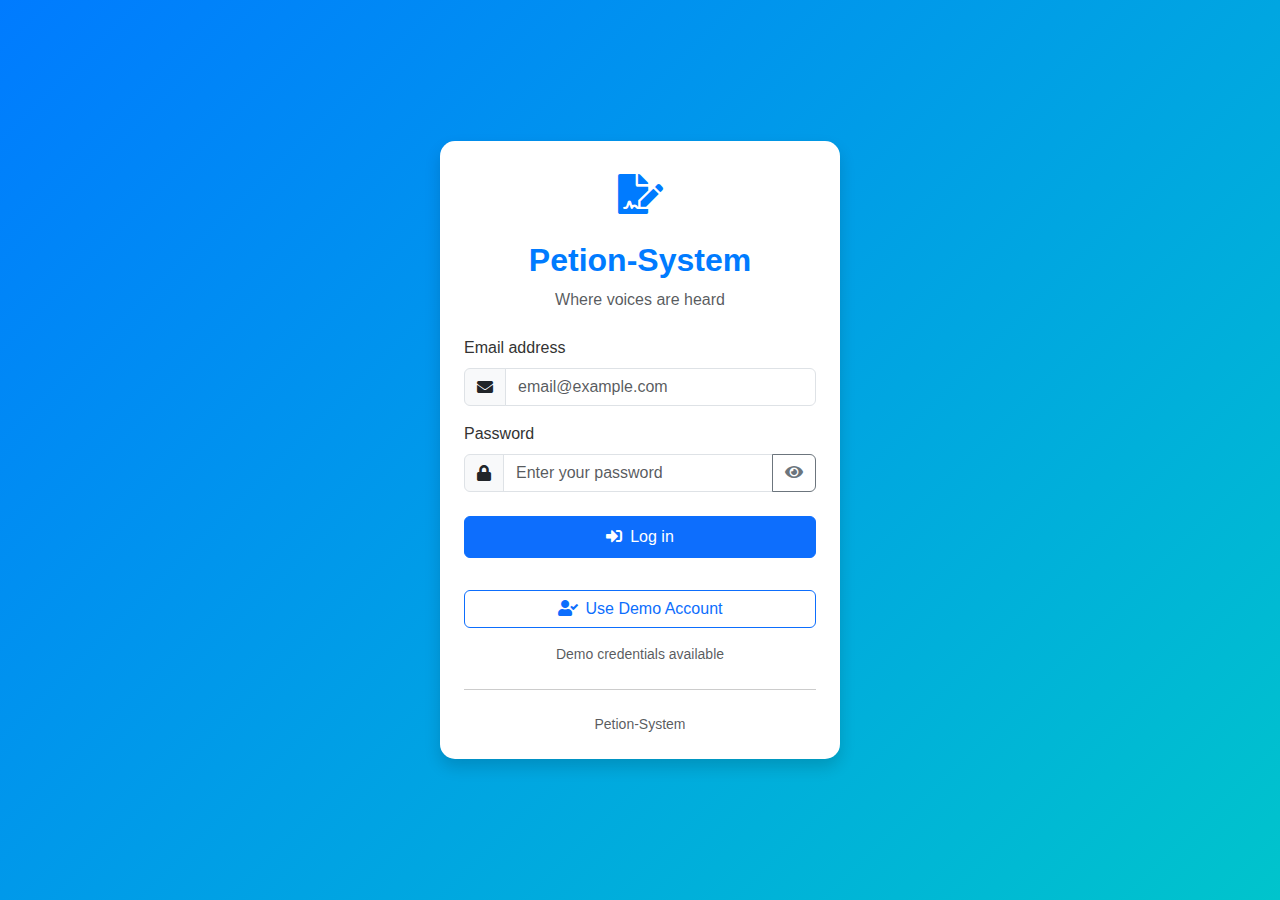
<file: index.html>
<!DOCTYPE html>
<html lang="en">
<head>
  <meta charset="UTF-8">
  <meta name="viewport" content="width=device-width, initial-scale=1.0">
  <title>Petion-System - Where voices are heard</title>
  <link href="https://cdn.jsdelivr.net/npm/bootstrap@5.1.3/dist/css/bootstrap.min.css" rel="stylesheet">
  <link rel="stylesheet" href="https://cdnjs.cloudflare.com/ajax/libs/font-awesome/5.15.4/css/all.min.css">
  <link rel="stylesheet" href="style.css">
</head>
<body class="login-page">
  <div class="container min-vh-100 d-flex justify-content-center align-items-center py-5">
    <div class="login-card shadow p-4">
      <div class="text-center mb-4">
        <div class="primary-icon mb-3">
          <i class="fas fa-file-signature"></i>
        </div>
        <h2 class="brand-text">Petion-System</h2>
        <p class="text-muted">Where voices are heard</p>
      </div>
      
      <form id="loginForm" class="mb-3">
        <div class="mb-3">
          <label for="email" class="form-label">Email address</label>
          <div class="input-group">
            <span class="input-group-text"><i class="fas fa-envelope"></i></span>
            <input type="email" class="form-control" id="email" placeholder="email@example.com" required>
          </div>
        </div>
        <div class="mb-4">
          <label for="password" class="form-label">Password</label>
          <div class="input-group">
            <span class="input-group-text"><i class="fas fa-lock"></i></span>
            <input type="password" class="form-control" id="password" placeholder="Enter your password" required>
            <button class="btn btn-outline-secondary" type="button" id="togglePassword">
              <i class="fas fa-eye"></i>
            </button>
          </div>
        </div>
        <button type="submit" class="btn btn-primary w-100 py-2 mb-3">
          <i class="fas fa-sign-in-alt me-2"></i>Log in
        </button>
      </form>
      
      <div class="text-center">
        <button id="demoLogin" class="btn btn-outline-primary w-100">
          <i class="fas fa-user-check me-2"></i>Use Demo Account
        </button>
        <p class="mt-3 mb-0 text-muted small">Demo credentials available</p>
      </div>
      
      <hr class="my-4">
      
      <div class="text-center text-muted small">
        <p class="mb-0">Petion-System</p>
      </div>
    </div>
  </div>
  
  <div class="toast-container position-fixed bottom-0 end-0 p-3">
    <div id="loginToast" class="toast" role="alert" aria-live="assertive" aria-atomic="true">
      <div class="toast-header bg-success text-white">
        <i class="fas fa-check-circle me-2"></i>
        <strong class="me-auto">Success</strong>
        <small>Just now</small>
        <button type="button" class="btn-close" data-bs-dismiss="toast" aria-label="Close"></button>
      </div>
      <div class="toast-body">
        Login successful! Redirecting to dashboard...
      </div>
    </div>
  </div>

  <script src="https://cdn.jsdelivr.net/npm/bootstrap@5.1.3/dist/js/bootstrap.bundle.min.js"></script>
  <script src="script.js"></script>
</body>
</html>
</file>
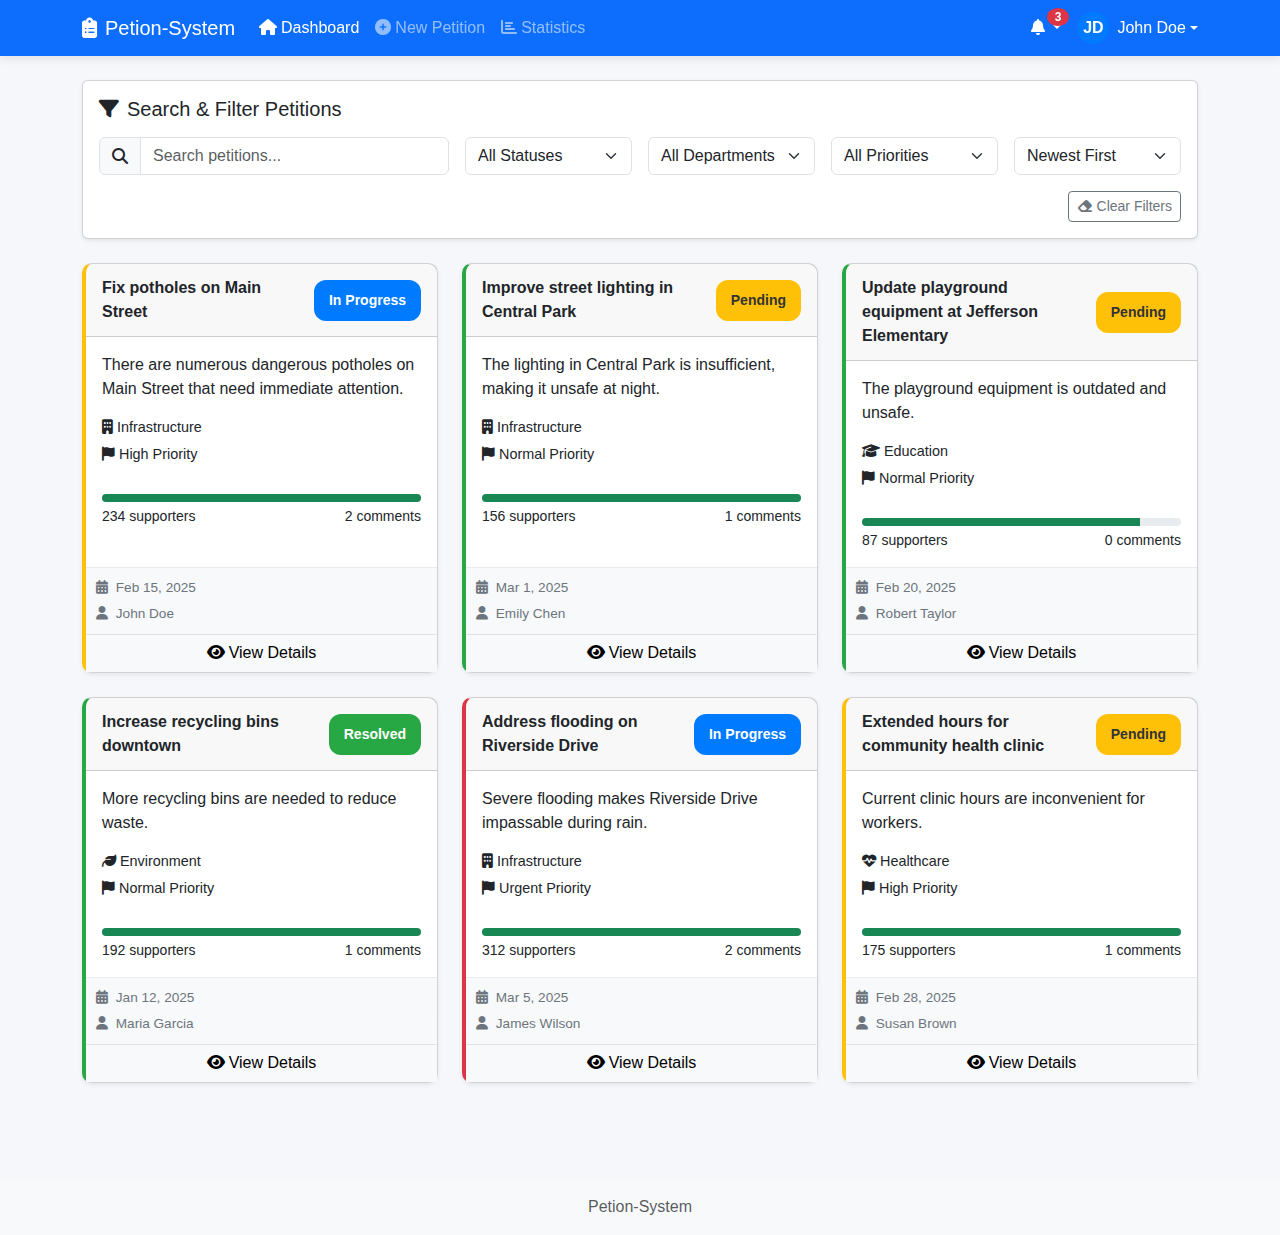
<file: dashboard.html>
<!DOCTYPE html>
<html lang="en">
<head>
    <meta charset="UTF-8">
    <meta name="viewport" content="width=device-width, initial-scale=1.0">
    <title>Petion-System - Dashboard</title>
    <link href="https://cdn.jsdelivr.net/npm/bootstrap@5.3.3/dist/css/bootstrap.min.css" rel="stylesheet">
    <link rel="stylesheet" href="https://cdnjs.cloudflare.com/ajax/libs/font-awesome/6.4.0/css/all.min.css">
    <link rel="stylesheet" href="style.css">
</head>
<body class="dashboard-page">
    <!-- Navbar -->
    <nav class="navbar navbar-expand-lg navbar-dark bg-primary sticky-top">
        <div class="container">
            <a class="navbar-brand d-flex align-items-center" href="#">
                <i class="fas fa-clipboard-list me-2"></i>
                <span>Petion-System</span>
            </a>
            
            <button class="navbar-toggler" type="button" data-bs-toggle="collapse" data-bs-target="#navbarNav">
                <span class="navbar-toggler-icon"></span>
            </button>
            
            <div class="collapse navbar-collapse" id="navbarNav">
                <ul class="navbar-nav me-auto">
                    <li class="nav-item">
                        <a class="nav-link active" href="#"><i class="fas fa-home me-1"></i>Dashboard</a>
                    </li>
                    <li class="nav-item">
                        <a class="nav-link" href="#" data-bs-toggle="modal" data-bs-target="#newPetitionModal">
                            <i class="fas fa-plus-circle me-1"></i>New Petition
                        </a>
                    </li>
                    <li class="nav-item">
                        <a class="nav-link" href="#" id="statsToggle">
                            <i class="fas fa-chart-bar me-1"></i>Statistics
                        </a>
                    </li>
                </ul>
                
                <div class="d-flex align-items-center">
                    <div class="dropdown me-3">
                        <a class="nav-link dropdown-toggle text-white" href="#" id="notificationsDropdown" data-bs-toggle="dropdown" aria-expanded="false">
                            <i class="fas fa-bell"></i>
                            <span class="badge bg-danger notification-badge">3</span>
                        </a>
                        <ul class="dropdown-menu dropdown-menu-end notification-dropdown" aria-labelledby="notificationsDropdown">
                            <li><h6 class="dropdown-header">Notifications</h6></li>
                            <li><a class="dropdown-item" href="#">New petition update: "Park Cleanup"</a></li>
                            <li><a class="dropdown-item" href="#">Status changed: "Fix Road Potholes"</a></li>
                            <li><a class="dropdown-item" href="#">Your petition received 5 new supporters</a></li>
                            <li><hr class="dropdown-divider"></li>
                            <li><a class="dropdown-item text-primary" href="#">View all notifications</a></li>
                        </ul>
                    </div>
                    
                    <div class="dropdown">
                        <a class="nav-link dropdown-toggle d-flex align-items-center text-white" href="#" id="userDropdown" data-bs-toggle="dropdown" aria-expanded="false">
                            <div class="avatar-circle me-2" id="userInitials">JD</div>
                            <span class="d-none d-md-inline" id="userName">John Doe</span>
                        </a>
                        <ul class="dropdown-menu dropdown-menu-end" aria-labelledby="userDropdown">
                            <li><a class="dropdown-item" href="#" data-bs-toggle="modal" data-bs-target="#profileModal">
                                <i class="fas fa-user me-2"></i>My Profile
                            </a></li>
                            <li><a class="dropdown-item" href="#">
                                <i class="fas fa-file-signature me-2"></i>My Petitions
                            </a></li>
                            <li><hr class="dropdown-divider"></li>
                            <li><a class="dropdown-item" href="#" id="logout">
                                <i class="fas fa-sign-out-alt me-2"></i>Logout
                            </a></li>
                        </ul>
                    </div>
                </div>
            </div>
        </div>
    </nav>

    <!-- Statistics Panel -->
    <div class="container mt-4">
        <div id="statisticsPanel" class="card mb-4 shadow-sm d-none">
            <div class="card-body">
                <div class="d-flex justify-content-between align-items-center mb-3">
                    <h5 class="mb-0"><i class="fas fa-chart-bar me-2"></i>Petition Statistics</h5>
                    <button type="button" class="btn-close" id="closeStats"></button>
                </div>
                
                <div class="row">
                    <div class="col-md-3 col-sm-6 mb-3">
                        <div class="stats-card bg-primary text-white">
                            <div class="stats-icon"><i class="fas fa-file-alt"></i></div>
                            <div class="stats-info">
                                <h5 id="totalPetitions">24</h5>
                                <p>Total Petitions</p>
                            </div>
                        </div>
                    </div>
                    <div class="col-md-3 col-sm-6 mb-3">
                        <div class="stats-card bg-success text-white">
                            <div class="stats-icon"><i class="fas fa-check-circle"></i></div>
                            <div class="stats-info">
                                <h5 id="resolvedPetitions">8</h5>
                                <p>Resolved</p>
                            </div>
                        </div>
                    </div>
                    <div class="col-md-3 col-sm-6 mb-3">
                        <div class="stats-card bg-warning text-dark">
                            <div class="stats-icon"><i class="fas fa-clock"></i></div>
                            <div class="stats-info">
                                <h5 id="pendingPetitions">10</h5>
                                <p>Pending</p>
                            </div>
                        </div>
                    </div>
                    <div class="col-md-3 col-sm-6 mb-3">
                        <div class="stats-card bg-info text-white">
                            <div class="stats-icon"><i class="fas fa-spinner"></i></div>
                            <div class="stats-info">
                                <h5 id="inProgressPetitions">6</h5>
                                <p>In Progress</p>
                            </div>
                        </div>
                    </div>
                </div>
            </div>
        </div>

        <!-- Filters -->
        <div class="card mb-4 shadow-sm">
            <div class="card-body">
                <h5 class="card-title mb-3"><i class="fas fa-filter me-2"></i>Search & Filter Petitions</h5>
                <div class="row g-3">
                    <div class="col-md-4">
                        <div class="input-group">
                            <span class="input-group-text"><i class="fas fa-search"></i></span>
                            <input type="text" class="form-control" id="search" placeholder="Search petitions...">
                        </div>
                    </div>
                    <div class="col-md-2 col-sm-6">
                        <select class="form-select" id="filterStatus">
                            <option value="">All Statuses</option>
                            <option value="Pending">Pending</option>
                            <option value="In Progress">In Progress</option>
                            <option value="Resolved">Resolved</option>
                        </select>
                    </div>
                    <div class="col-md-2 col-sm-6">
                        <select class="form-select" id="filterDepartment">
                            <option value="">All Departments</option>
                            <option value="Infrastructure">Infrastructure</option>
                            <option value="Education">Education</option>
                            <option value="Environment">Environment</option>
                            <option value="Healthcare">Healthcare</option>
                            <option value="Safety">Safety</option>
                        </select>
                    </div>
                    <div class="col-md-2 col-sm-6">
                        <select class="form-select" id="filterPriority">
                            <option value="">All Priorities</option>
                            <option value="Urgent">Urgent</option>
                            <option value="High">High</option>
                            <option value="Normal">Normal</option>
                        </select>
                    </div>
                    <div class="col-md-2 col-sm-6">
                        <select class="form-select" id="sort">
                            <option value="date-desc">Newest First</option>
                            <option value="date-asc">Oldest First</option>
                            <option value="priority">Priority (High-Low)</option>
                            <option value="supporters">Most Supported</option>
                        </select>
                    </div>
                </div>
                <div class="d-flex justify-content-end mt-3">
                    <button id="clearFilters" class="btn btn-outline-secondary btn-sm">
                        <i class="fas fa-eraser me-1"></i>Clear Filters
                    </button>
                </div>
            </div>
        </div>

        <!-- Loading Indicator -->
        <div id="loadingIndicator" class="text-center py-5 d-none">
            <div class="spinner-border text-primary" role="status">
                <span class="visually-hidden">Loading...</span>
            </div>
            <p class="mt-2">Loading petitions...</p>
        </div>

        <!-- Petitions Grid -->
        <div class="row mb-4" id="petitionList">
            <!-- Petition cards will be dynamically inserted here -->
            <div class="col-lg-4 col-md-6 mb-4 fade-in">
                <div class="card petition-card shadow-sm priority-high">
                    <div class="card-header d-flex justify-content-between align-items-center">
                        <div>Fix potholes on Main Street</div>
                        <span class="status-badge progress">In Progress</span>
                    </div>
                    <div class="card-body">
                        <p class="card-text">There are numerous dangerous potholes on Main Street that need immediate attention.</p>
                        <div class="petition-info mb-2">
                            <div><i class="fas fa-building"></i> Infrastructure</div>
                            <div><i class="fas fa-flag"></i> High Priority</div>
                        </div>
                        <div class="progress mt-3" style="height: 8px;">
                            <div class="progress-bar bg-success" role="progressbar" style="width: 100%"></div>
                        </div>
                        <div class="d-flex justify-content-between mt-1">
                            <small>234 supporters</small>
                            <small>2 comments</small>
                        </div>
                    </div>
                    <div class="petition-footer">
                        <div class="petition-meta">
                            <div><i class="fas fa-calendar-alt me-1"></i> Feb 15, 2025</div>
                            <div><i class="fas fa-user me-1"></i> John Doe</div>
                        </div>
                    </div>
                    <button class="btn btn-light w-100 border-top rounded-0" onclick="openPetitionDetails(1)">
                        <i class="fas fa-eye me-1"></i>View Details
                    </button>
                </div>
            </div>
            
            <div class="col-lg-4 col-md-6 mb-4 fade-in">
                <div class="card petition-card shadow-sm priority-normal">
                    <div class="card-header d-flex justify-content-between align-items-center">
                        <div>Improve street lighting in Central Park</div>
                        <span class="status-badge pending">Pending</span>
                    </div>
                    <div class="card-body">
                        <p class="card-text">The lighting in Central Park is insufficient, making it unsafe at night.</p>
                        <div class="petition-info mb-2">
                            <div><i class="fas fa-building"></i> Infrastructure</div>
                            <div><i class="fas fa-flag"></i> Normal Priority</div>
                        </div>
                        <div class="progress mt-3" style="height: 8px;">
                            <div class="progress-bar bg-success" role="progressbar" style="width: 100%"></div>
                        </div>
                        <div class="d-flex justify-content-between mt-1">
                            <small>156 supporters</small>
                            <small>1 comments</small>
                        </div>
                    </div>
                    <div class="petition-footer">
                        <div class="petition-meta">
                            <div><i class="fas fa-calendar-alt me-1"></i> Mar 1, 2025</div>
                            <div><i class="fas fa-user me-1"></i> Emily Chen</div>
                        </div>
                    </div>
                    <button class="btn btn-light w-100 border-top rounded-0" onclick="openPetitionDetails(2)">
                        <i class="fas fa-eye me-1"></i>View Details
                    </button>
                </div>
            </div>
            
            <div class="col-lg-4 col-md-6 mb-4 fade-in">
                <div class="card petition-card shadow-sm priority-normal">
                    <div class="card-header d-flex justify-content-between align-items-center">
                        <div>Update playground equipment at Jefferson Elementary</div>
                        <span class="status-badge pending">Pending</span>
                    </div>
                    <div class="card-body">
                        <p class="card-text">The playground equipment is outdated and unsafe.</p>
                        <div class="petition-info mb-2">
                            <div><i class="fas fa-graduation-cap"></i> Education</div>
                            <div><i class="fas fa-flag"></i> Normal Priority</div>
                        </div>
                        <div class="progress mt-3" style="height: 8px;">
                            <div class="progress-bar bg-success" role="progressbar" style="width: 87%"></div>
                        </div>
                        <div class="d-flex justify-content-between mt-1">
                            <small>87 supporters</small>
                            <small>0 comments</small>
                        </div>
                    </div>
                    <div class="petition-footer">
                        <div class="petition-meta">
                            <div><i class="fas fa-calendar-alt me-1"></i> Feb 20, 2025</div>
                            <div><i class="fas fa-user me-1"></i> Robert Taylor</div>
                        </div>
                    </div>
                    <button class="btn btn-light w-100 border-top rounded-0" onclick="openPetitionDetails(3)">
                        <i class="fas fa-eye me-1"></i>View Details
                    </button>
                </div>
            </div>
            
            <div class="col-lg-4 col-md-6 mb-4 fade-in">
                <div class="card petition-card shadow-sm priority-normal">
                    <div class="card-header d-flex justify-content-between align-items-center">
                        <div>Increase recycling bins downtown</div>
                        <span class="status-badge resolved">Resolved</span>
                    </div>
                    <div class="card-body">
                        <p class="card-text">More recycling bins are needed to reduce waste.</p>
                        <div class="petition-info mb-2">
                            <div><i class="fas fa-leaf"></i> Environment</div>
                            <div><i class="fas fa-flag"></i> Normal Priority</div>
                        </div>
                        <div class="progress mt-3" style="height: 8px;">
                            <div class="progress-bar bg-success" role="progressbar" style="width: 100%"></div>
                        </div>
                        <div class="d-flex justify-content-between mt-1">
                            <small>192 supporters</small>
                            <small>1 comments</small>
                        </div>
                    </div>
                    <div class="petition-footer">
                        <div class="petition-meta">
                            <div><i class="fas fa-calendar-alt me-1"></i> Jan 12, 2025</div>
                            <div><i class="fas fa-user me-1"></i> Maria Garcia</div>
                        </div>
                    </div>
                    <button class="btn btn-light w-100 border-top rounded-0" onclick="openPetitionDetails(4)">
                        <i class="fas fa-eye me-1"></i>View Details
                    </button>
                </div>
            </div>
            
            <div class="col-lg-4 col-md-6 mb-4 fade-in">
                <div class="card petition-card shadow-sm priority-urgent">
                    <div class="card-header d-flex justify-content-between align-items-center">
                        <div>Address flooding on Riverside Drive</div>
                        <span class="status-badge progress">In Progress</span>
                    </div>
                    <div class="card-body">
                        <p class="card-text">Severe flooding makes Riverside Drive impassable during rain.</p>
                        <div class="petition-info mb-2">
                            <div><i class="fas fa-building"></i> Infrastructure</div>
                            <div><i class="fas fa-flag"></i> Urgent Priority</div>
                        </div>
                        <div class="progress mt-3" style="height: 8px;">
                            <div class="progress-bar bg-success" role="progressbar" style="width: 100%"></div>
                        </div>
                        <div class="d-flex justify-content-between mt-1">
                            <small>312 supporters</small>
                            <small>2 comments</small>
                        </div>
                    </div>
                    <div class="petition-footer">
                        <div class="petition-meta">
                            <div><i class="fas fa-calendar-alt me-1"></i> Mar 5, 2025</div>
                            <div><i class="fas fa-user me-1"></i> James Wilson</div>
                        </div>
                    </div>
                    <button class="btn btn-light w-100 border-top rounded-0" onclick="openPetitionDetails(5)">
                        <i class="fas fa-eye me-1"></i>View Details
                    </button>
                </div>
            </div>
            
            <div class="col-lg-4 col-md-6 mb-4 fade-in">
                <div class="card petition-card shadow-sm priority-high">
                    <div class="card-header d-flex justify-content-between align-items-center">
                        <div>Extended hours for community health clinic</div>
                        <span class="status-badge pending">Pending</span>
                    </div>
                    <div class="card-body">
                        <p class="card-text">Current clinic hours are inconvenient for workers.</p>
                        <div class="petition-info mb-2">
                            <div><i class="fas fa-heartbeat"></i> Healthcare</div>
                            <div><i class="fas fa-flag"></i> High Priority</div>
                        </div>
                        <div class="progress mt-3" style="height: 8px;">
                            <div class="progress-bar bg-success" role="progressbar" style="width: 100%"></div>
                        </div>
                        <div class="d-flex justify-content-between mt-1">
                            <small>175 supporters</small>
                            <small>1 comments</small>
                        </div>
                    </div>
                    <div class="petition-footer">
                        <div class="petition-meta">
                            <div><i class="fas fa-calendar-alt me-1"></i> Feb 28, 2025</div>
                            <div><i class="fas fa-user me-1"></i> Susan Brown</div>
                        </div>
                    </div>
                    <button class="btn btn-light w-100 border-top rounded-0" onclick="openPetitionDetails(6)">
                        <i class="fas fa-eye me-1"></i>View Details
                    </button>
                </div>
            </div>
        </div>
        
        <!-- No Results Message -->
        <div id="noResults" class="alert alert-info text-center d-none" role="alert">
            <i class="fas fa-search me-2"></i>No petitions found matching your search criteria.
        </div>
        
        <!-- Pagination -->
        <nav aria-label="Petition pagination" class="mt-4">
            <ul class="pagination justify-content-center" id="pagination">
                <!-- Pagination will be dynamically generated -->
            </ul>
        </nav>
    </div>
    
    <!-- Petition Details Modal -->
    <div class="modal fade" id="petitionModal" tabindex="-1" aria-hidden="true" data-petition-id="">
        <div class="modal-dialog modal-lg">
            <div class="modal-content">
                <div class="modal-header">
                    <h5 class="modal-title" id="modalTitle">Petition Title</h5>
                    <button type="button" class="btn-close" data-bs-dismiss="modal" aria-label="Close"></button>
                </div>
                <div class="modal-body">
                    <div id="modalContent">
                        <!-- Petition details will be inserted here -->
                    </div>
                    <div class="d-grid gap-2 d-md-flex justify-content-md-between mt-4">
                        <button class="btn btn-primary" id="supportButton">
                            <i class="fas fa-thumbs-up me-1"></i>Support this petition
                            <span id="supportCount" class="badge bg-light text-dark ms-1">0</span>
                        </button>
                        <button class="btn btn-outline-primary" id="shareButton">
                            <i class="fas fa-share-alt me-1"></i>Share
                        </button>
                    </div>
                    
                    <hr>
                    
                    <div class="card mt-4">
                        <div class="card-header bg-light">
                            <h6 class="mb-0">
                                <i class="fas fa-comments me-2"></i>Comments
                                <span class="badge bg-secondary ms-1" id="commentCount">0</span>
                            </h6>
                        </div>
                        <div class="card-body">
                            <div id="commentsList" class="mb-4">
                                <!-- Comments will be inserted here -->
                            </div>
                            
                            <form id="commentForm" class="mt-3">
                                <div class="mb-3">
                                    <textarea class="form-control" id="commentText" rows="3" placeholder="Share your thoughts on this petition..." required></textarea>
                                </div>
                                <button type="submit" class="btn btn-primary">
                                    <i class="fas fa-paper-plane me-1"></i>Post Comment
                                </button>
                            </form>
                        </div>
                    </div>
                </div>
                <div class="modal-footer">
                    <button type="button" class="btn btn-secondary" data-bs-dismiss="modal">Close</button>
                </div>
            </div>
        </div>
    </div>
    
    <!-- New Petition Modal -->
    <div class="modal fade" id="newPetitionModal" tabindex="-1" aria-hidden="true">
        <div class="modal-dialog modal-lg">
            <div class="modal-content">
                <div class="modal-header">
                    <h5 class="modal-title">Create New Petition</h5>
                    <button type="button" class="btn-close" data-bs-dismiss="modal" aria-label="Close"></button>
                </div>
                <div class="modal-body">
                    <form id="newPetitionForm">
                        <div class="mb-3">
                            <label for="petitionTitle" class="form-label">Petition Title*</label>
                            <input type="text" class="form-control" id="petitionTitle" placeholder="A clear, concise title for your petition" required>
                        </div>
                        <div class="mb-3">
                            <label for="petitionDescription" class="form-label">Description*</label>
                            <textarea class="form-control" id="petitionDescription" rows="4" placeholder="Explain the issue and why it matters..." required></textarea>
                        </div>
                        <div class="row mb-3">
                            <div class="col-md-6">
                                <label for="petitionDepartment" class="form-label">Department*</label>
                                <select class="form-select" id="petitionDepartment" required>
                                    <option value="" selected disabled>Select department</option>
                                    <option value="Infrastructure">Infrastructure</option>
                                    <option value="Education">Education</option>
                                    <option value="Environment">Environment</option>
                                    <option value="Healthcare">Healthcare</option>
                                    <option value="Safety">Safety</option>
                                </select>
                            </div>
                            <div class="col-md-6">
                                <label for="petitionPriority" class="form-label">Priority</label>
                                <select class="form-select" id="petitionPriority">
                                    <option value="Normal" selected>Normal</option>
                                    <option value="High">High</option>
                                    <option value="Urgent">Urgent</option>
                                </select>
                            </div>
                        </div>
                        <div class="mb-3">
                            <label class="form-label">Upload Images (optional)</label>
                            <input type="file" class="form-control" id="petitionImages" accept="image/*" multiple>
                            <div class="form-text">You can upload up to 3 images to support your petition.</div>
                        </div>
                    </form>
                </div>
                <div class="modal-footer">
                    <button type="button" class="btn btn-secondary" data-bs-dismiss="modal">Cancel</button>
                    <button type="button" class="btn btn-primary" id="submitPetition">
                        <i class="fas fa-paper-plane me-1"></i>Submit Petition
                    </button>
                </div>
            </div>
        </div>
    </div>
    
    <!-- User Profile Modal -->
    <div class="modal fade" id="profileModal" tabindex="-1" aria-hidden="true">
        <div class="modal-dialog">
            <div class="modal-content">
                <div class="modal-header">
                    <h5 class="modal-title">User Profile</h5>
                    <button type="button" class="btn-close" data-bs-dismiss="modal" aria-label="Close"></button>
                </div>
                <div class="modal-body text-center">
                    <div class="avatar-circle large mx-auto mb-3" id="profileInitials">JD</div>
                    <h4 id="profileName">John Doe</h4>
                    <p class="text-muted" id="profileEmail">john.doe@example.com</p>
                    
                    <div class="row mt-4">
                        <div class="col-6">
                            <div class="card bg-light">
                                <div class="card-body text-center">
                                    <h6 class="mb-2">Your Petitions</h6>
                                    <h3 id="userPetitionCount">2</h3>
                                </div>
                            </div>
                        </div>
                        <div class="col-6">
                            <div class="card bg-light">
                                <div class="card-body text-center">
                                    <h6 class="mb-2">Petitions Supported</h6>
                                    <h3 id="userSupportCount">5</h3>
                                </div>
                            </div>
                        </div>
                    </div>
                </div>
                <div class="modal-footer">
                    <button type="button" class="btn btn-secondary" data-bs-dismiss="modal">Close</button>
                    <button type="button" class="btn btn-primary" data-bs-dismiss="modal">Edit Profile</button>
                </div>
            </div>
        </div>
    </div>
    
    <!-- Notification Toast -->
    <div class="position-fixed bottom-0 end-0 p-3" style="z-index: 11">
        <div id="notificationToast" class="toast" role="alert">
            <div class="toast-header bg-primary text-white">
                <i class="fas fa-bell me-2"></i>
                <strong class="me-auto">Notification</strong>
                <small id="toastTime">Just now</small>
                <button type="button" class="btn-close btn-close-white" data-bs-dismiss="toast" aria-label="Close"></button>
            </div>
            <div class="toast-body"></div>
        </div>
    </div>

    <footer class="bg-light mt-5 py-3">
        <div class="container text-center">
            <p class="mb-0 text-muted">Petion-System</p>
        </div>
    </footer>

    <script src="https://cdn.jsdelivr.net/npm/bootstrap@5.3.3/dist/js/bootstrap.bundle.min.js"></script>
    <script src="script.js"></script>
</body>
</html>
</file>
<file: style.css>
/* General Styles */
body {
    font-family: 'Segoe UI', Tahoma, Geneva, Verdana, sans-serif;
    background-color: #f5f7fa;
    color: #333;
  }
  
  .login-page {
    background: linear-gradient(135deg, #007bff 0%, #00c4cc 100%);
  }
  
  .dashboard-page {
    background-color: #f5f7fa;
  }
  
  /* Login Card */
  .login-card {
    width: 100%;
    max-width: 400px;
    border-radius: 15px;
    background: #fff;
    transition: transform 0.3s ease;
  }
  
  .login-card:hover {
    transform: translateY(-5px);
  }
  
  .primary-icon {
    font-size: 2.5rem;
    color: #007bff;
  }
  
  .brand-text {
    font-weight: 700;
    color: #007bff;
  }
  
  /* Navbar */
  .navbar {
    box-shadow: 0 2px 10px rgba(0, 0, 0, 0.1);
  }
  
  .avatar-circle {
    width: 32px;
    height: 32px;
    background-color: #007bff;
    border-radius: 50%;
    display: flex;
    align-items: center;
    justify-content: center;
    color: white;
    font-weight: bold;
  }
  
  .avatar-circle.large {
    width: 80px;
    height: 80px;
    font-size: 2rem;
  }
  
  /* Notification Icon */
  .notification-icon {
    position: relative;
    display: inline-block;
  }
  
  .notification-icon i {
    font-size: 1.25rem;
    color: #6c757d;
  }
  
  .notification-badge {
    position: absolute;
    top: -8px;
    right: -8px;
    background-color: #dc3545;
    color: white;
    border-radius: 50%;
    padding: 0.25rem 0.5rem;
    font-size: 0.75rem;
    min-width: 18px;
    height: 18px;
    display: flex;
    align-items: center;
    justify-content: center;
  }
  
  /* Stats Cards */
  .stats-card {
    padding: 15px;
    border-radius: 10px;
    display: flex;
    align-items: center;
    justify-content: center;
    text-align: center;
  }
  
  .stats-icon {
    font-size: 2rem;
    margin-right: 10px;
  }
  
  .stats-info h5 {
    margin: 0;
    font-size: 1.5rem;
  }
  
  .stats-info p {
    margin: 0;
    font-size: 0.9rem;
  }
  
  /* Petition Card */
  .petition-card {
    border-radius: 10px;
    transition: transform 0.3s ease, box-shadow 0.3s ease;
    height: 100%;
    display: flex;
    flex-direction: column;
  }
  
  .petition-card:hover {
    transform: translateY(-5px);
    box-shadow: 0 5px 15px rgba(0, 0, 0, 0.1);
  }
  
  .card-header {
    padding: 0.75rem 1rem;
    display: flex;
    justify-content: space-between;
    align-items: center;
    flex-wrap: wrap;
    gap: 8px;
  }
  
  .card-header div {
    font-weight: 600;
    flex: 1;
    min-width: 150px;
  }
  
  .card-body {
    flex: 1;
    display: flex;
    flex-direction: column;
  }
  
  .status-badge {
    display: inline-block;
    padding: 10px 15px; 
    border-radius: 12px;
    font-size: 14px;
    font-weight: bold;
    white-space: nowrap; 
}

.status-badge.pending {
    background-color: #ffc107;
    color: #333;
    height: auto !important;
    min-width: fit-content; 
    padding: 10px 15px; 
}

.status-badge.progress {
    background-color: #007bff;
    color: white;
    height: auto !important;
    min-width: fit-content; 
    padding: 10px 15px; 
}

.status-badge.resolved {
    background-color: #28a745;
    color: white;
    height: auto !important;
    min-width: fit-content; 
    padding: 10px 15px; 
}
  
  .priority-urgent {
    border-left: 4px solid #dc3545;
  }
  
  .priority-high {
    border-left: 4px solid #ffc107;
  }
  
  .priority-normal {
    border-left: 4px solid #28a745;
  }
  
  .petition-info div {
    font-size: 0.9rem;
    margin-bottom: 5px;
  }
  
  .petition-footer {
    padding: 10px;
    background-color: #f8f9fa;
    border-top: 1px solid #e9ecef;
  }
  
  .petition-meta {
    display: flex;
    flex-direction: column;
    gap: 5px;
    font-size: 0.85rem;
    color: #6c757d;
  }
  
  /* Comments */
  .comment-item {
    padding: 10px;
    border-bottom: 1px solid #e9ecef;
  }
  
  .comment-author {
    font-weight: 600;
  }
  
  .comment-date {
    font-size: 0.85rem;
    color: #6c757d;
  }
  
  .fade-in {
    animation: fadeIn 0.5s ease-in;
  }
  
  @keyframes fadeIn {
    from {
      opacity: 0;
    }
    to {
      opacity: 1;
    }
  }
  
  /* Responsive Adjustments */
  @media (max-width: 768px) {
    .stats-card {
      padding: 10px;
    }
    
    .stats-icon {
      font-size: 1.5rem;
    }
    
    .stats-info h5 {
      font-size: 1.2rem;
    }
    
    .petition-card {
      margin-bottom: 15px;
    }
  }
  
  @media (max-width: 576px) {
    .status-badge {
      min-width: 80px;
      font-size: 0.75rem;
      padding: 4px 8px;
    }
    
    .card-header {
      flex-direction: column;
      align-items: flex-start;
    }
    
    .card-header div {
      margin-bottom: 5px;
    }
  }
</file>
